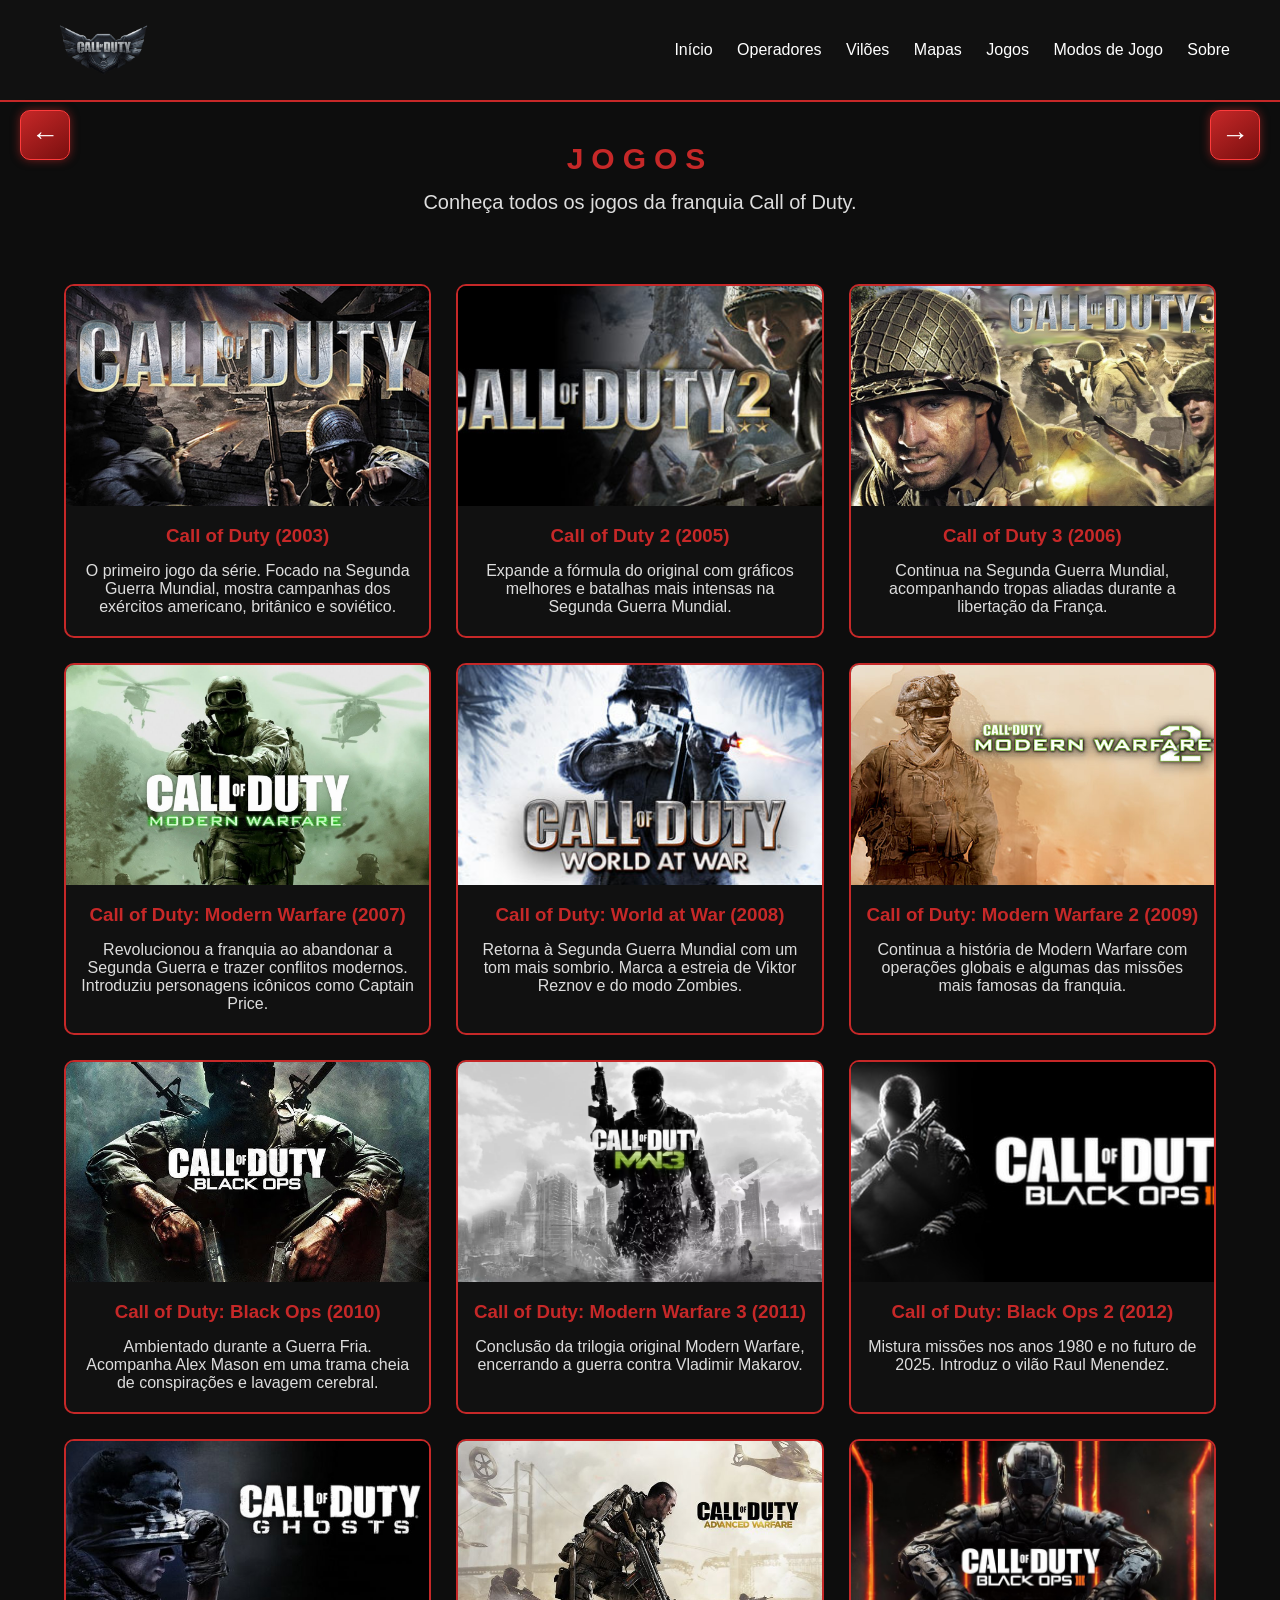
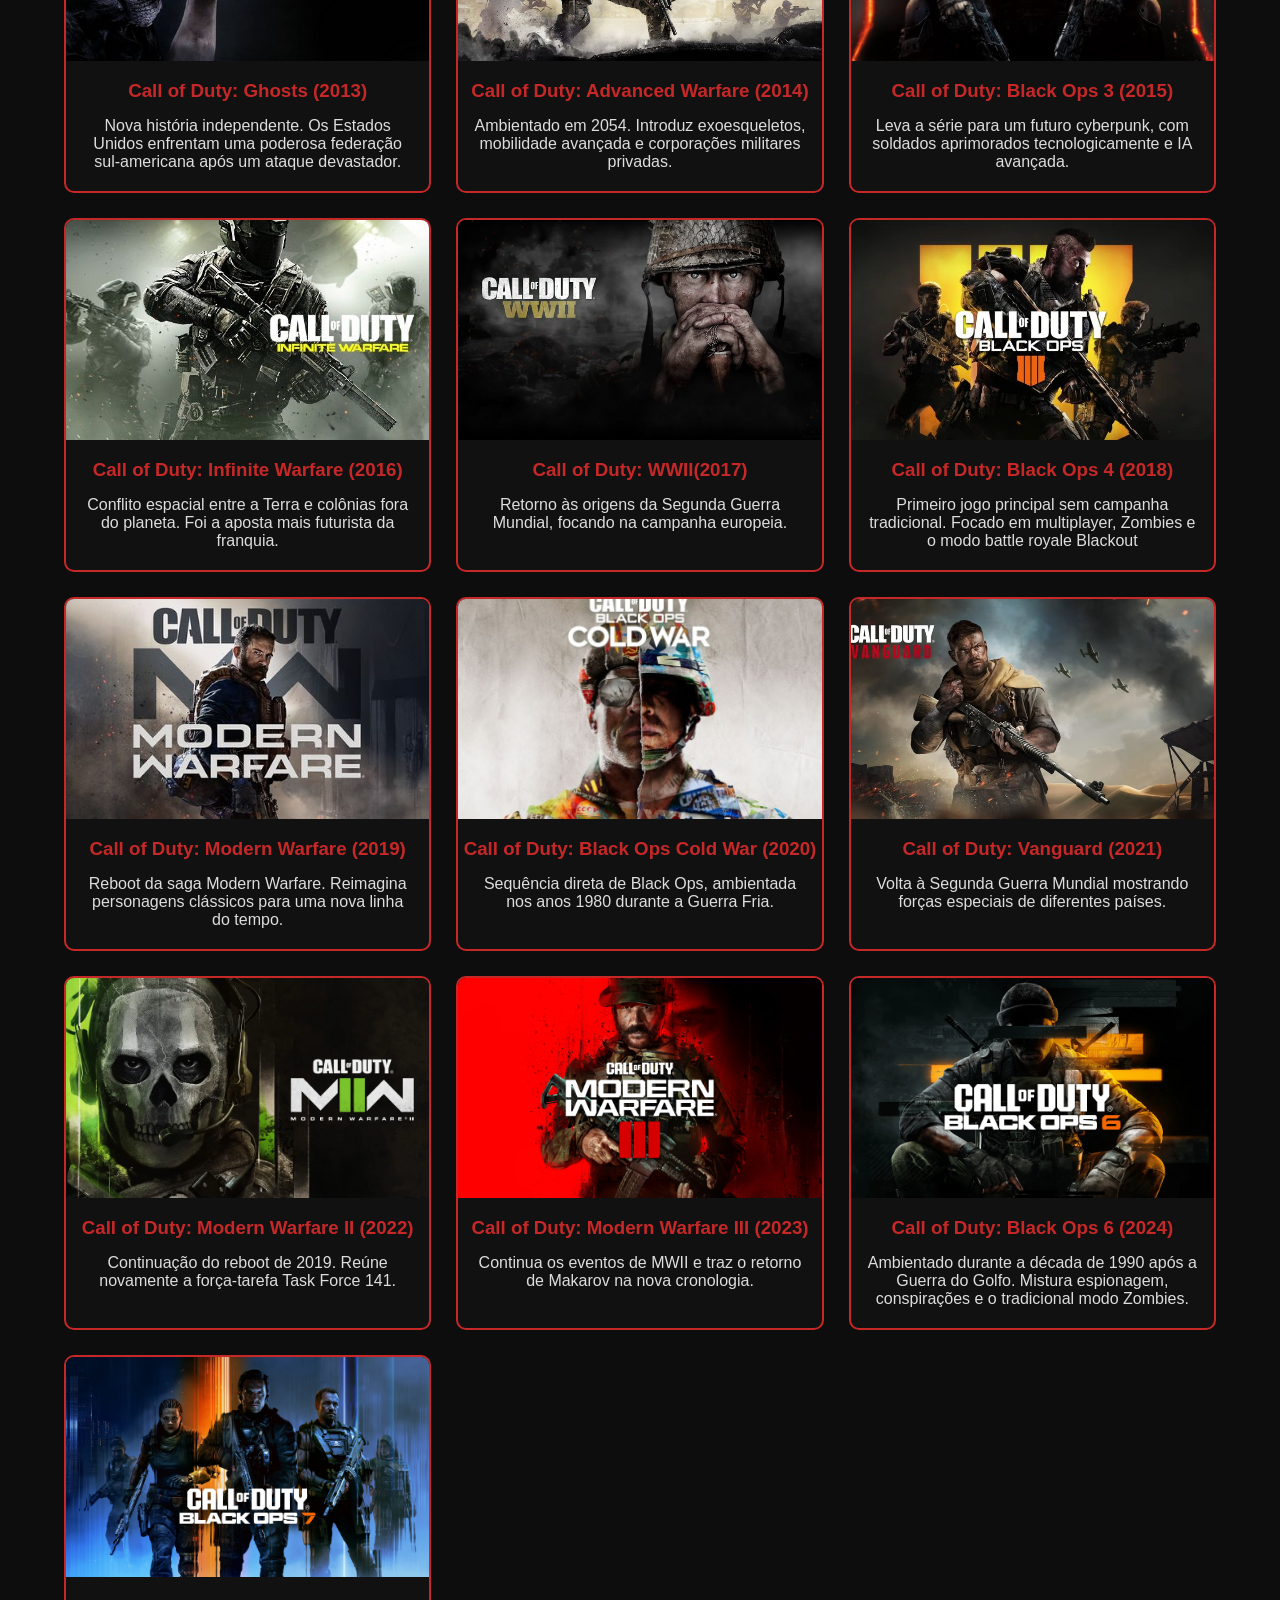
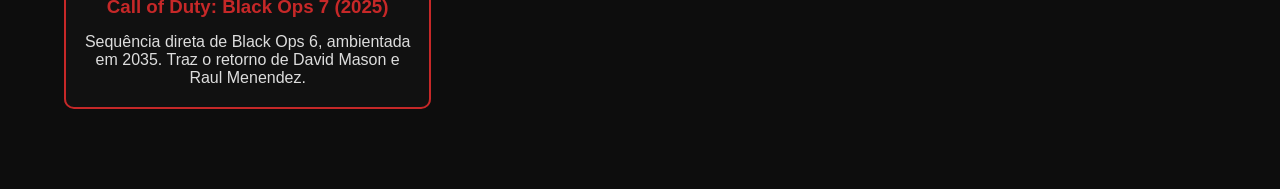
<file: html/jogos.html>
<!DOCTYPE html>
<html lang="pt-br">

<head>
    <meta charset="UTF-8">
    <meta name="viewport" content="width=device-width, initial-scale=1.0">
    <title>Jogos - COD ELITE</title>
    <link rel="stylesheet" href="../style.css">
</head>

<body>

    <header>
        <img src="../logo/logoSITE.png" alt="COD ELITE" class="logo">

        <a href="../html/mapas.html" class="seta esquerda">←</a>
        <a href="../html/modos.html" class="seta direita">→</a>
        <nav>
            <a href="../index.html">Início</a>
            <a href="../html/operadores.html">Operadores</a>
            <a href="../html/viloes.html">Vilões</a>
            <a href="../html/mapas.html">Mapas</a>
            <a href="jogos.html">Jogos</a>
            <a href="../html/modos.html">Modos de Jogo</a>
            <a href="../html/sobre.html">Sobre</a>
        </nav>
    </header>

    <section class="hero-viloes">
        <div class="conteudo-viloes">
            <h2>JOGOS</h2>
            <p>Conheça todos os jogos da franquia Call of Duty.</p>
        </div>
    </section>

    <section class="galeria">

        <div class="card-vilao">
            <img src="../jogos/cod1.jpg" alt="Call of Duty">
            <h3>Call of Duty (2003)</h3>
            <p>O primeiro jogo da série. Focado na Segunda Guerra Mundial, mostra campanhas dos exércitos americano, britânico e soviético.</p>
        </div>

        <div class="card-vilao">
            <img src="../jogos/cod2.jpg" alt="Call of Duty 2">
            <h3>Call of Duty 2 (2005)</h3>
            <p>Expande a fórmula do original com gráficos melhores e batalhas mais intensas na Segunda Guerra Mundial.</p>
        </div>

        <div class="card-vilao">
            <img src="../jogos/cod3.jpg" alt="Call of Duty 3">
            <h3>Call of Duty 3 (2006)</h3>
            <p>Continua na Segunda Guerra Mundial, acompanhando tropas aliadas durante a libertação da França.</p>
        </div>

        <div class="card-vilao">
            <img src="../jogos/codmw1classico.jpg" alt="Call of Duty: Modern Warfare">
            <h3>Call of Duty: Modern Warfare (2007)</h3>
            <p>Revolucionou a franquia ao abandonar a Segunda Guerra e trazer conflitos modernos. Introduziu personagens icônicos como Captain Price.</p>
        </div>

        <div class="card-vilao">
            <img src="../jogos/codww1.jpg" alt="Call of Duty: World at War">
            <h3>Call of Duty: World at War (2008)</h3>
            <p>Retorna à Segunda Guerra Mundial com um tom mais sombrio. Marca a estreia de Viktor Reznov e do modo Zombies.</p>
        </div>

        <div class="card-vilao">
            <img src="../jogos/codmw2classico.jpg" alt="Call of Duty: Modern Warfare 2">
            <h3>Call of Duty: Modern Warfare 2 (2009)</h3>
            <p>Continua a história de Modern Warfare com operações globais e algumas das missões mais famosas da franquia.</p>
        </div>

        <div class="card-vilao">
            <img src="../jogos/codbo1.jpg" alt="Call of Duty: Black Ops">
            <h3>Call of Duty: Black Ops (2010)</h3>
            <p>Ambientado durante a Guerra Fria. Acompanha Alex Mason em uma trama cheia de conspirações e lavagem cerebral.</p>
        </div>

        <div class="card-vilao">
            <img src="../jogos/codmw3classico.webp" alt="Call of Duty: Modern Warfare 3">
            <h3>Call of Duty: Modern Warfare 3 (2011)</h3>
            <p>Conclusão da trilogia original Modern Warfare, encerrando a guerra contra Vladimir Makarov.</p>
        </div>

        <div class="card-vilao">
            <img src="../jogos/codbo2.jpg" alt="Call of Duty: Black Ops 2">
            <h3>Call of Duty: Black Ops 2 (2012)</h3>
            <p>Mistura missões nos anos 1980 e no futuro de 2025. Introduz o vilão Raul Menendez.</p>
        </div>

        <div class="card-vilao">
            <img src="../jogos/codghosts.jpg" alt="Call of Duty: Ghosts">
            <h3>Call of Duty: Ghosts (2013)</h3>
            <p>Nova história independente. Os Estados Unidos enfrentam uma poderosa federação sul-americana após um ataque devastador.</p>
        </div>

         <div class="card-vilao">
            <img src="../jogos/codadvancedwarfare.jpg" alt="Call of Duty: Advanced Warfare">
            <h3>Call of Duty: Advanced Warfare (2014)</h3>
            <p>Ambientado em 2054. Introduz exoesqueletos, mobilidade avançada e corporações militares privadas.</p>
        </div>

         <div class="card-vilao">
            <img src="../jogos/codbo3.jpg" alt="Call of Duty: Black Ops 3">
            <h3>Call of Duty: Black Ops 3 (2015)</h3>
            <p>Leva a série para um futuro cyberpunk, com soldados aprimorados tecnologicamente e IA avançada.</p>
        </div>

         <div class="card-vilao">
            <img src="../jogos/codinfinitewarfare.jpg" alt="Call of Duty: Infinite Warfare">
            <h3>Call of Duty: Infinite Warfare (2016)</h3>
            <p>Conflito espacial entre a Terra e colônias fora do planeta. Foi a aposta mais futurista da franquia.</p>
        </div>

         <div class="card-vilao">
            <img src="../jogos/codww2.jpg" alt="Call of Duty: WWII">
            <h3>Call of Duty: WWII(2017)</h3>
            <p>Retorno às origens da Segunda Guerra Mundial, focando na campanha europeia.</p>
        </div>

         <div class="card-vilao">
            <img src="../jogos/codbo4.jpg" alt="Call of Duty: Black Ops 4">
            <h3>Call of Duty: Black Ops 4 (2018)</h3>
            <p>Primeiro jogo principal sem campanha tradicional. Focado em multiplayer, Zombies e o modo battle royale Blackout</p>
        </div>

        <div class="card-vilao">
            <img src="../jogos/codmw19.jpg" alt="Call of Duty: Modern Warfare">
            <h3>Call of Duty: Modern Warfare (2019)</h3>
            <p>Reboot da saga Modern Warfare. Reimagina personagens clássicos para uma nova linha do tempo.</p>
        </div>

        <div class="card-vilao">
            <img src="../jogos/codbocoldwar.jpg" alt="Call of Duty: Black Ops Cold War">
            <h3>Call of Duty: Black Ops Cold War (2020)</h3>
            <p>Sequência direta de Black Ops, ambientada nos anos 1980 durante a Guerra Fria.</p>
        </div>

        <div class="card-vilao">
            <img src="../jogos/codvanguard.jpg" alt="Call of Duty: Vanguard">
            <h3>Call of Duty: Vanguard (2021)</h3>
            <p>Volta à Segunda Guerra Mundial mostrando forças especiais de diferentes países.</p>
        </div>

        <div class="card-vilao">
            <img src="../jogos/cowmw222.webp" alt="Call of Duty: Modern Warfare 2">
            <h3>Call of Duty: Modern Warfare II (2022)</h3>
            <p>Continuação do reboot de 2019. Reúne novamente a força-tarefa Task Force 141.</p>
        </div>

        <div class="card-vilao">
            <img src="../jogos/codMW3RE.jpg" alt="Call of Duty: Modern Warfare 3">
            <h3>Call of Duty: Modern Warfare III (2023)</h3>
            <p>Continua os eventos de MWII e traz o retorno de Makarov na nova cronologia.</p>
        </div>

         <div class="card-vilao">
            <img src="../jogos/codbo6.webp" alt="Call of Duty: Black Ops 6">
            <h3>Call of Duty: Black Ops 6 (2024)</h3>
            <p>Ambientado durante a década de 1990 após a Guerra do Golfo. Mistura espionagem, conspirações e o tradicional modo Zombies.</p>
        </div>

         <div class="card-vilao">
            <img src="../jogos/codbo7.jpg" alt="Call of Duty: Black Ops 7">
            <h3>Call of Duty: Black Ops 7 (2025)</h3>
            <p>Sequência direta de Black Ops 6, ambientada em 2035. Traz o retorno de David Mason e Raul Menendez.</p>
        </div>

    </section>

    <script src="../script.js"></script>

</body>

</html>
</file>
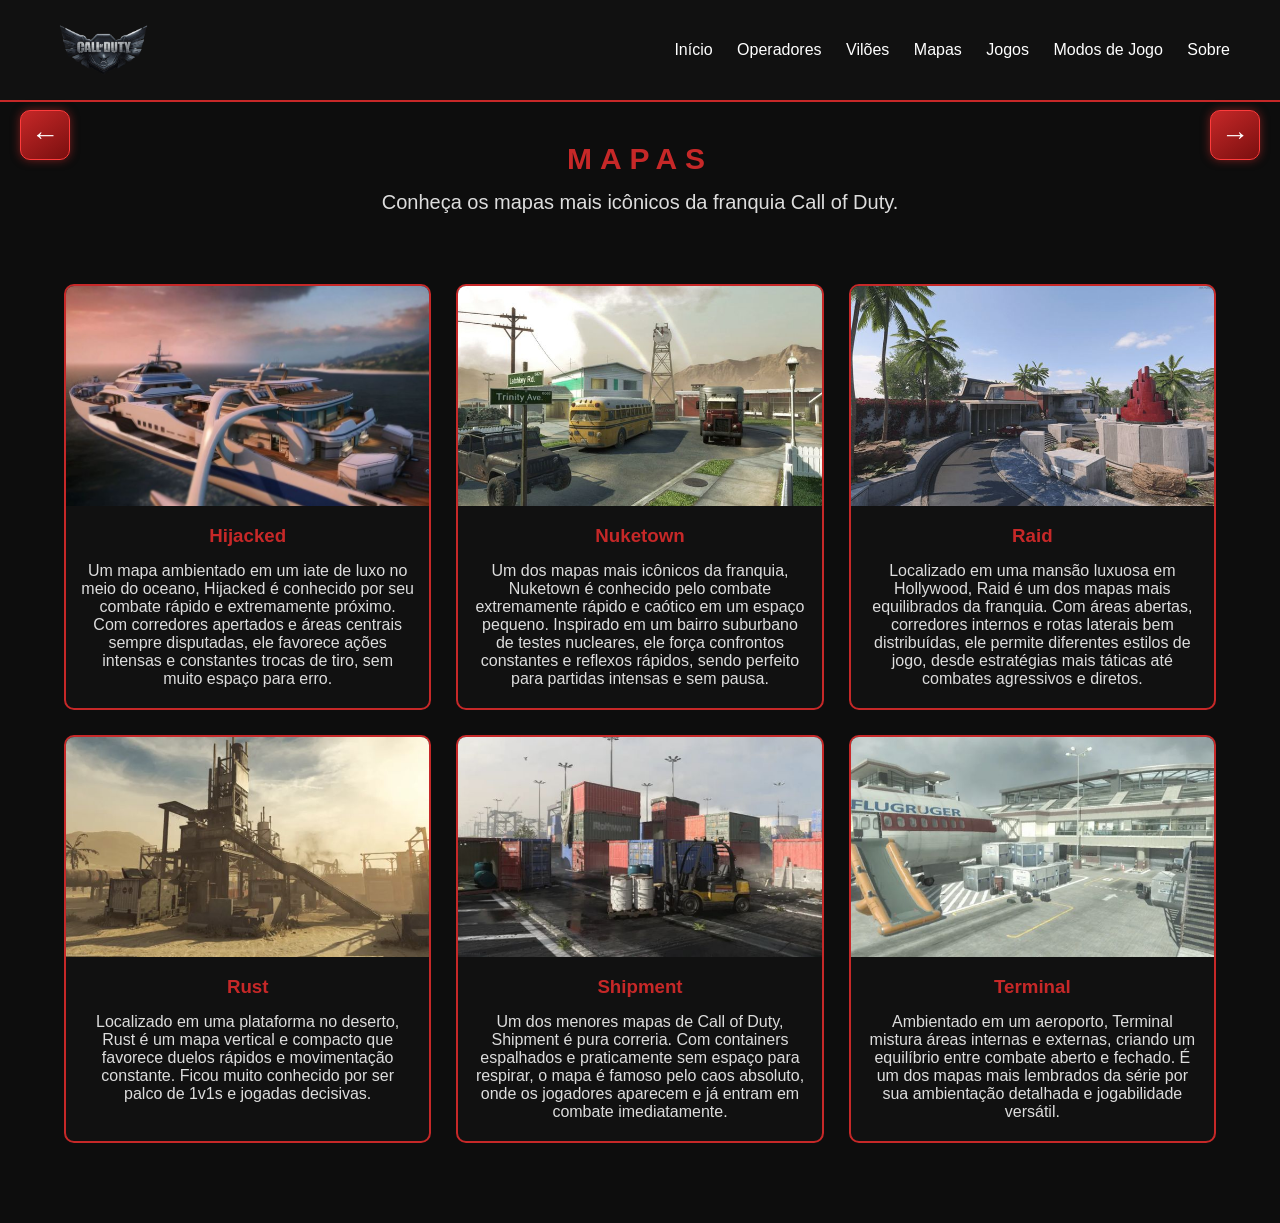
<file: html/mapas.html>
<!DOCTYPE html>
<html lang="pt-br">

<head>
    <meta charset="UTF-8">
    <meta name="viewport" content="width=device-width, initial-scale=1.0">
    <title>Mapas - COD ELITE</title>
    <link rel="stylesheet" href="../style.css">
</head>

<body>

    <header>
       <img src="../logo/logoSITE.png" alt="COD ELITE" class="logo">

        <a href="../html/viloes.html" class="seta esquerda">←</a>
        <a href="../html/jogos.html" class="seta direita">→</a>
        
        <nav>
            <a href="../index.html">Início</a>
            <a href="../html/operadores.html">Operadores</a>
            <a href="../html/viloes.html">Vilões</a>
            <a href="mapas.html">Mapas</a>
            <a href="../html/jogos.html">Jogos</a>
            <a href="../html/modos.html">Modos de Jogo</a>
            <a href="../html/sobre.html">Sobre</a>
        </nav>
    </header>

    <section class="hero-viloes">
        <div class="conteudo-viloes">
            <h2>MAPAS</h2>
            <p>Conheça os mapas mais icônicos da franquia Call of Duty.</p>
        </div>
    </section>

    <section class="galeria">

        <div class="card-vilao">
            <img src="../mapas/hijacked.jpg" alt="Hijacked">
            <h3>Hijacked</h3>
            <p>Um mapa ambientado em um iate de luxo no meio do oceano, Hijacked é conhecido por seu combate rápido e extremamente próximo. Com corredores apertados e áreas centrais sempre disputadas, ele favorece ações intensas e constantes trocas de tiro, sem muito espaço para erro.</p>
        </div>

        <div class="card-vilao">
            <img src="../mapas/nuketown.jpg" alt="Nuketown">
            <h3>Nuketown</h3>
            <p>Um dos mapas mais icônicos da franquia, Nuketown é conhecido pelo combate extremamente rápido e caótico em um espaço pequeno. Inspirado em um bairro suburbano de testes nucleares, ele força confrontos constantes e reflexos rápidos, sendo perfeito para partidas intensas e sem pausa.</p>
        </div>

        <div class="card-vilao">
            <img src="../mapas/raid.jpg" alt="Raid">
            <h3>Raid</h3>
            <p>Localizado em uma mansão luxuosa em Hollywood, Raid é um dos mapas mais equilibrados da franquia. Com áreas abertas, corredores internos e rotas laterais bem distribuídas, ele permite diferentes estilos de jogo, desde estratégias mais táticas até combates agressivos e diretos.</p>
        </div>

        <div class="card-vilao">
            <img src="../mapas/rust.jpg" alt="Rust">
            <h3>Rust</h3>
            <p>Localizado em uma plataforma no deserto, Rust é um mapa vertical e compacto que favorece duelos rápidos e movimentação constante. Ficou muito conhecido por ser palco de 1v1s e jogadas decisivas.</p>
        </div>

        <div class="card-vilao">
            <img src="../mapas/shipment.jpg" alt="Shipment">
            <h3>Shipment</h3>
            <p>Um dos menores mapas de Call of Duty, Shipment é pura correria. Com containers espalhados e praticamente sem espaço para respirar, o mapa é famoso pelo caos absoluto, onde os jogadores aparecem e já entram em combate imediatamente.</p>
        </div>

        <div class="card-vilao">
            <img src="../mapas/terminal.jpg" alt="Terminal">
            <h3>Terminal</h3>
            <p>Ambientado em um aeroporto, Terminal mistura áreas internas e externas, criando um equilíbrio entre combate aberto e fechado. É um dos mapas mais lembrados da série por sua ambientação detalhada e jogabilidade versátil.</p>
        </div>

    </section>

    <script src="../script.js"></script>

</body>

</html>
</file>
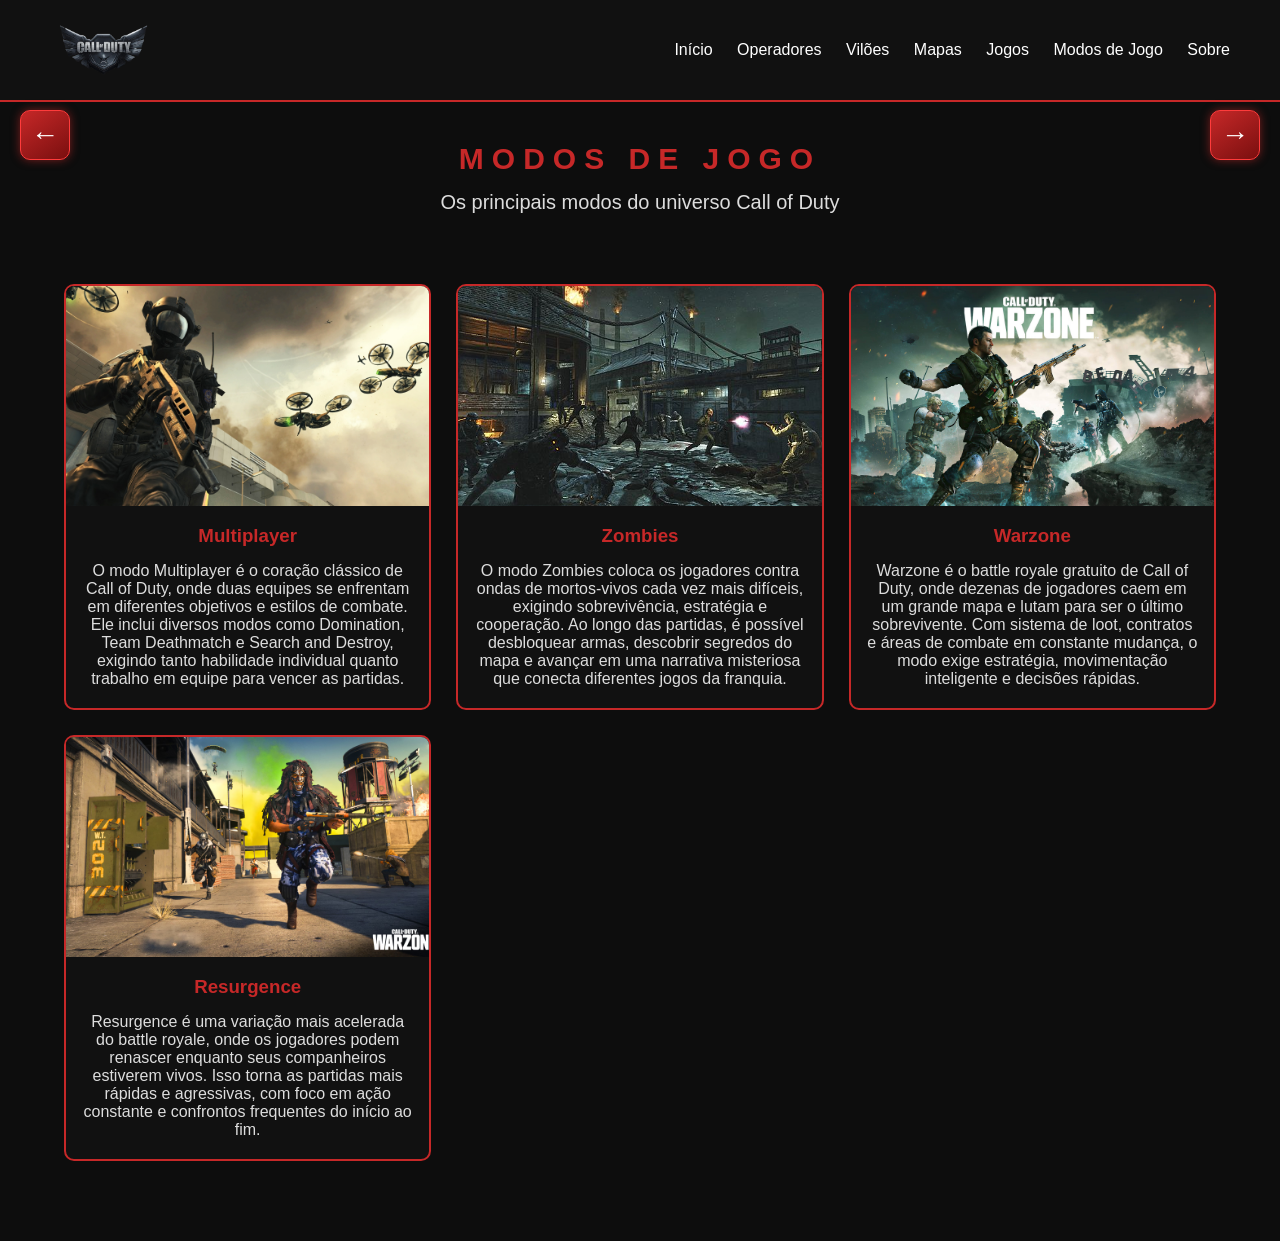
<file: html/modos.html>
<!DOCTYPE html>
<html lang="pt-br">

<head>
    <meta charset="UTF-8">
    <meta name="viewport" content="width=device-width, initial-scale=1.0">
    <title>Modos de Jogo - COD ELITE</title>

    <link rel="stylesheet" href="../style.css">
</head>

<body>

    <header>
        <img src="../logo/logoSITE.png" alt="Logo COD ELITE" class="logo">

        <a href="../html/jogos.html" class="seta esquerda">←</a>
        <a href="../html/sobre.html" class="seta direita">→</a>

        <nav>
            <a href="../index.html">Início</a>
            <a href="../html/operadores.html">Operadores</a>
            <a href="../html/viloes.html">Vilões</a>
            <a href="../html/mapas.html">Mapas</a>
            <a href="../html/jogos.html">Jogos</a>
            <a href="modos.html">Modos de Jogo</a>
            <a href="../html/sobre.html">Sobre</a>
        </nav>
    </header>

    <section class="hero-viloes">
        <div class="conteudo-viloes">
            <h2>MODOS DE JOGO</h2>
            <p>Os principais modos do universo Call of Duty</p>
        </div>
    </section>

    <section class="galeria">

        <div class="card-vilao">
            <img src="../modos/multiplayerSITE.jpg" alt="Multiplayer">
            <h3>Multiplayer</h3>
            <p>O modo Multiplayer é o coração clássico de Call of Duty, onde duas equipes se enfrentam em diferentes objetivos e estilos de combate. Ele inclui diversos modos como Domination, Team Deathmatch e Search and Destroy, exigindo tanto habilidade individual quanto trabalho em equipe para vencer as partidas.</p>
        </div>

        <div class="card-vilao">
            <img src="../modos/zombiesSITE.jpg" alt="Zombies">
            <h3>Zombies</h3>
            <p>O modo Zombies coloca os jogadores contra ondas de mortos-vivos cada vez mais difíceis, exigindo sobrevivência, estratégia e cooperação. Ao longo das partidas, é possível desbloquear armas, descobrir segredos do mapa e avançar em uma narrativa misteriosa que conecta diferentes jogos da franquia.</p>
        </div>

        <div class="card-vilao">
            <img src="../modos/warzoneSITE.jpg" alt="Warzone">
            <h3>Warzone</h3>
            <p>Warzone é o battle royale gratuito de Call of Duty, onde dezenas de jogadores caem em um grande mapa e lutam para ser o último sobrevivente. Com sistema de loot, contratos e áreas de combate em constante mudança, o modo exige estratégia, movimentação inteligente e decisões rápidas.</p>
        </div>

        <div class="card-vilao">
            <img src="../modos/ressurgenciaSITE.avif" alt="Ressurgência">
            <h3>Resurgence</h3>
            <p>Resurgence é uma variação mais acelerada do battle royale, onde os jogadores podem renascer enquanto seus companheiros estiverem vivos. Isso torna as partidas mais rápidas e agressivas, com foco em ação constante e confrontos frequentes do início ao fim.</p>
        </div>

    </section>

    <script src="../script.js"></script>

</body>

</html>
</file>
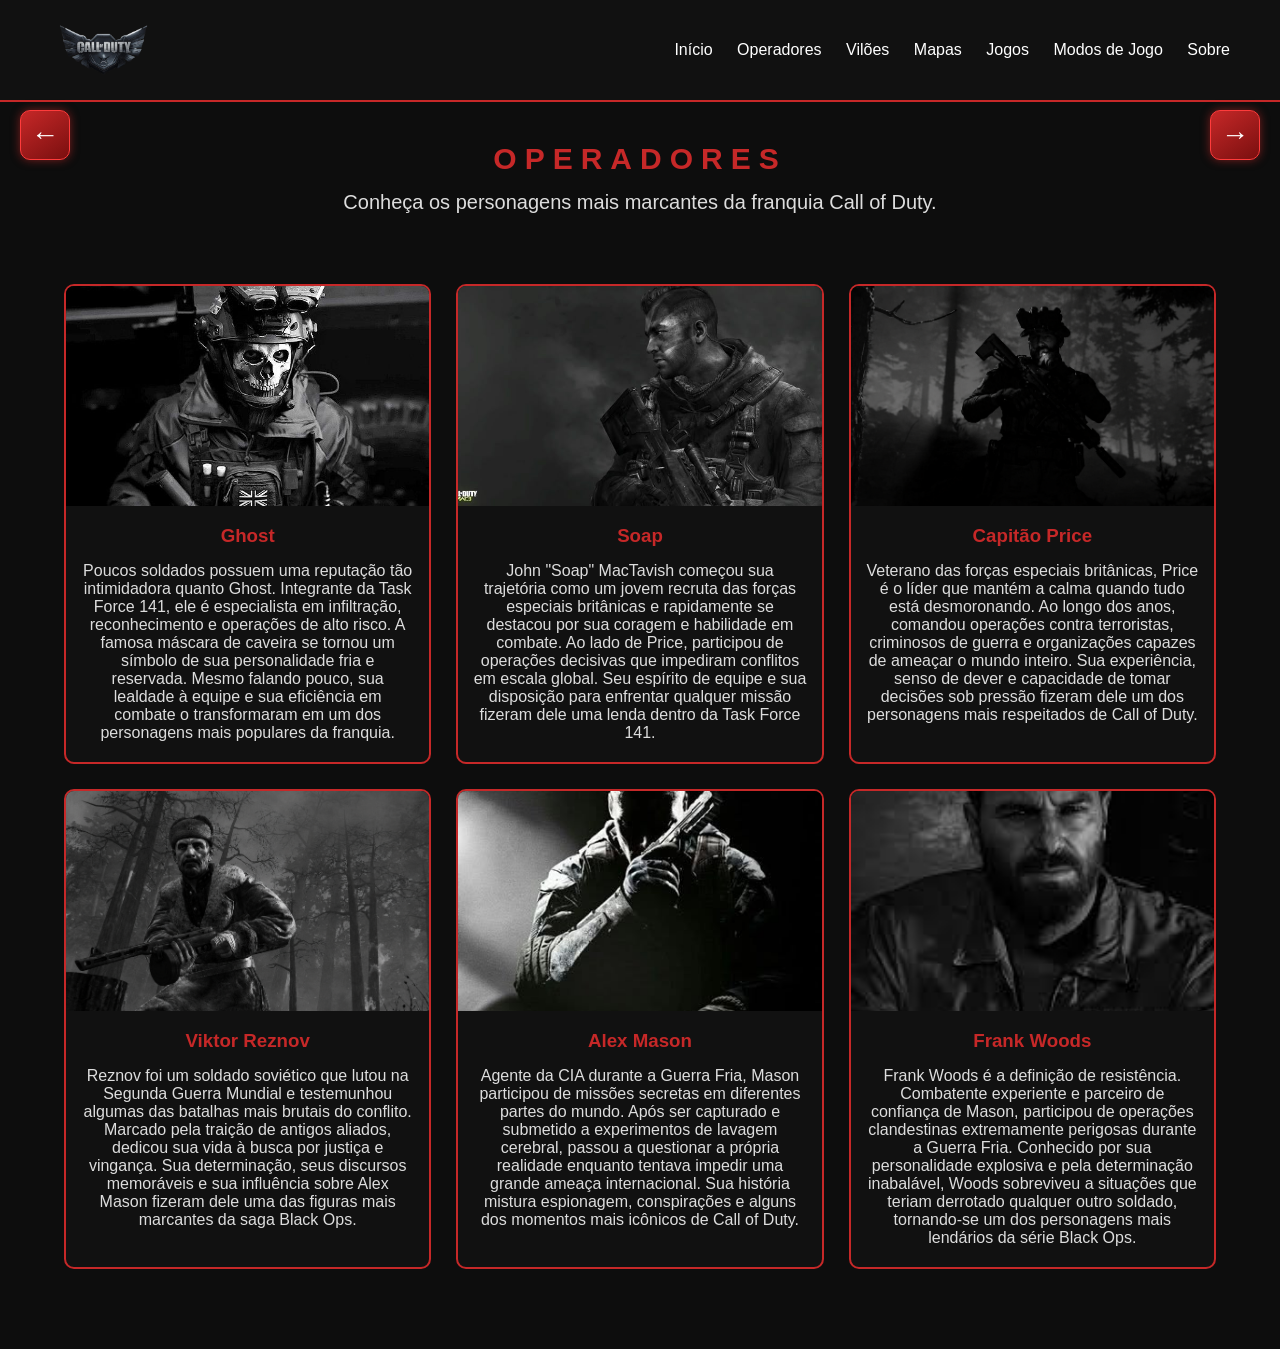
<file: html/operadores.html>
<!DOCTYPE html>
<html lang="pt-br">

<head>
    <meta charset="UTF-8">
    <meta name="viewport" content="width=device-width, initial-scale=1.0">
    <title>Operadores - COD ELITE</title>
    <link rel="stylesheet" href="../style.css">
</head>

<body>

    <header>
       <img src="../logo/logoSITE.png" alt="COD ELITE" class="logo">

        <a href="../index.html" class="seta esquerda">←</a>
        <a href="../html/viloes.html" class="seta direita">→</a>
        <nav>
            <a href="../index.html">Início</a>
            <a href="operadores.html">Operadores</a>
            <a href="../html/viloes.html">Vilões</a>
            <a href="../html/mapas.html">Mapas</a>
            <a href="../html/jogos.html">Jogos</a>
            <a href="../html/modos.html">Modos de Jogo</a>
            <a href="../html/sobre.html">Sobre</a>
        </nav>
    </header>

    <section class="hero-operadores">
        <div class="conteudo-operadores">
            <h2>OPERADORES</h2>
            <p>Conheça os personagens mais marcantes da franquia Call of Duty.</p>
        </div>
    </section>

    <section class="galeria">

        <div class="card-operador">
            <img src="../img/ghostSITE.jpg" alt="Ghost">
            <h3>Ghost</h3>
            <p>Poucos soldados possuem uma reputação tão intimidadora quanto Ghost. Integrante da Task Force 141, ele é especialista em infiltração, reconhecimento e operações de alto risco. A famosa máscara de caveira se tornou um símbolo de sua personalidade fria e reservada. Mesmo falando pouco, sua lealdade à equipe e sua eficiência em combate o transformaram em um dos personagens mais populares da franquia.</p>
        </div>

        <div class="card-operador">
            <img src="../img/soapSITE.jpg" alt="Soap">
            <h3>Soap</h3>
            <p>John "Soap" MacTavish começou sua trajetória como um jovem recruta das forças especiais britânicas e rapidamente se destacou por sua coragem e habilidade em combate. Ao lado de Price, participou de operações decisivas que impediram conflitos em escala global. Seu espírito de equipe e sua disposição para enfrentar qualquer missão fizeram dele uma lenda dentro da Task Force 141.</p>
        </div>

        <div class="card-operador">
            <img src="../img/priceSITE.png" alt="Price">
            <h3>Capitão Price</h3>
            <p>Veterano das forças especiais britânicas, Price é o líder que mantém a calma quando tudo está desmoronando. Ao longo dos anos, comandou operações contra terroristas, criminosos de guerra e organizações capazes de ameaçar o mundo inteiro. Sua experiência, senso de dever e capacidade de tomar decisões sob pressão fizeram dele um dos personagens mais respeitados de Call of Duty.</p>
        </div>

        <div class="card-operador">
            <img src="../img/reznovSITE.png" alt="Reznov">
            <h3>Viktor Reznov</h3>
            <p>Reznov foi um soldado soviético que lutou na Segunda Guerra Mundial e testemunhou algumas das batalhas mais brutais do conflito. Marcado pela traição de antigos aliados, dedicou sua vida à busca por justiça e vingança. Sua determinação, seus discursos memoráveis e sua influência sobre Alex Mason fizeram dele uma das figuras mais marcantes da saga Black Ops.</p>
        </div>

        <div class="card-operador">
            <img src="../img/alexMason.jpg" alt="Alex">
            <h3>Alex Mason</h3>
            <p>Agente da CIA durante a Guerra Fria, Mason participou de missões secretas em diferentes partes do mundo. Após ser capturado e submetido a experimentos de lavagem cerebral, passou a questionar a própria realidade enquanto tentava impedir uma grande ameaça internacional. Sua história mistura espionagem, conspirações e alguns dos momentos mais icônicos de Call of Duty.</p>
        </div>

        <div class="card-operador">
            <img src="../img/woodsSITE.jpg" alt="Frank Woods">
            <h3>Frank Woods</h3>
            <p>Frank Woods é a definição de resistência. Combatente experiente e parceiro de confiança de Mason, participou de operações clandestinas extremamente perigosas durante a Guerra Fria. Conhecido por sua personalidade explosiva e pela determinação inabalável, Woods sobreviveu a situações que teriam derrotado qualquer outro soldado, tornando-se um dos personagens mais lendários da série Black Ops.</p>
        </div>

    </section>

    <script src="../script.js"></script>

</body>

</html>
</file>
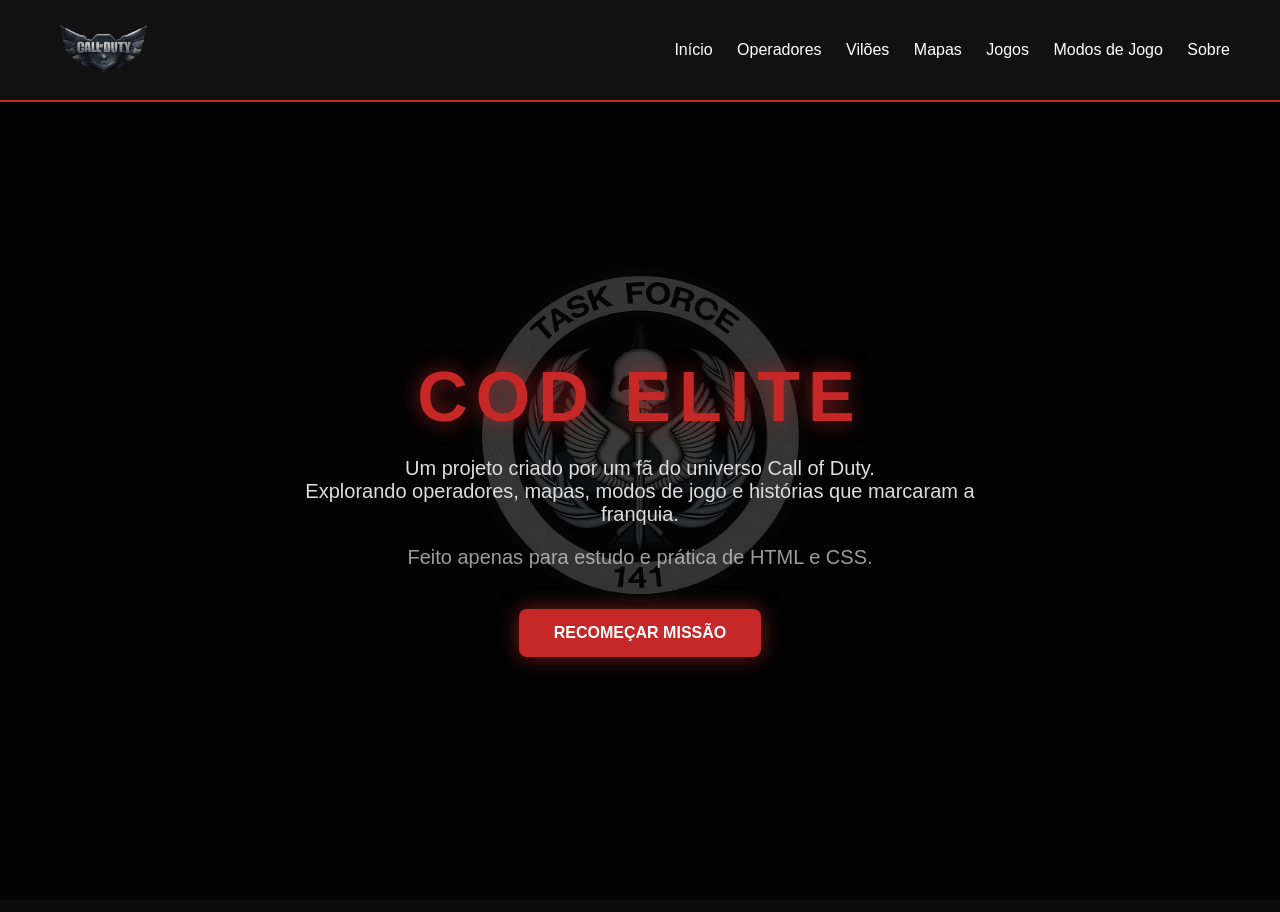
<file: html/sobre.html>
<!DOCTYPE html>
<html lang="pt-br">

<head>
    <meta charset="UTF-8">
    <meta name="viewport" content="width=device-width, initial-scale=1.0">
    <title>Sobre - COD ELITE</title>

    <link rel="stylesheet" href="../style.css">
</head>

<body class="final">

    <header>
        <img src="../logo/logoSITE.png" alt="Logo COD ELITE" class="logo">

        <nav>
            <a href="../index.html">Início</a>
            <a href="../html/operadores.html">Operadores</a>
            <a href="../html/viloes.html">Vilões</a>
            <a href="../html/mapas.html">Mapas</a>
            <a href="../html/jogos.html">Jogos</a>
            <a href="../html/modos.html">Modos de Jogo</a>
            <a href="../html/sobre.html">Sobre</a>
        </nav>
    </header>

    <section class="final-screen">

        <h1>COD ELITE</h1>

        <p>
            Um projeto criado por um fã do universo Call of Duty.<br>
            Explorando operadores, mapas, modos de jogo e histórias que marcaram a franquia.
        </p>

        <p class="creditos">
            Feito apenas para estudo e prática de HTML e CSS.
        </p>

        <a href="../index.html" class="btn-final">RECOMEÇAR MISSÃO</a>

    </section>

    <script src="../script.js"></script>

</body>

</html>
</file>
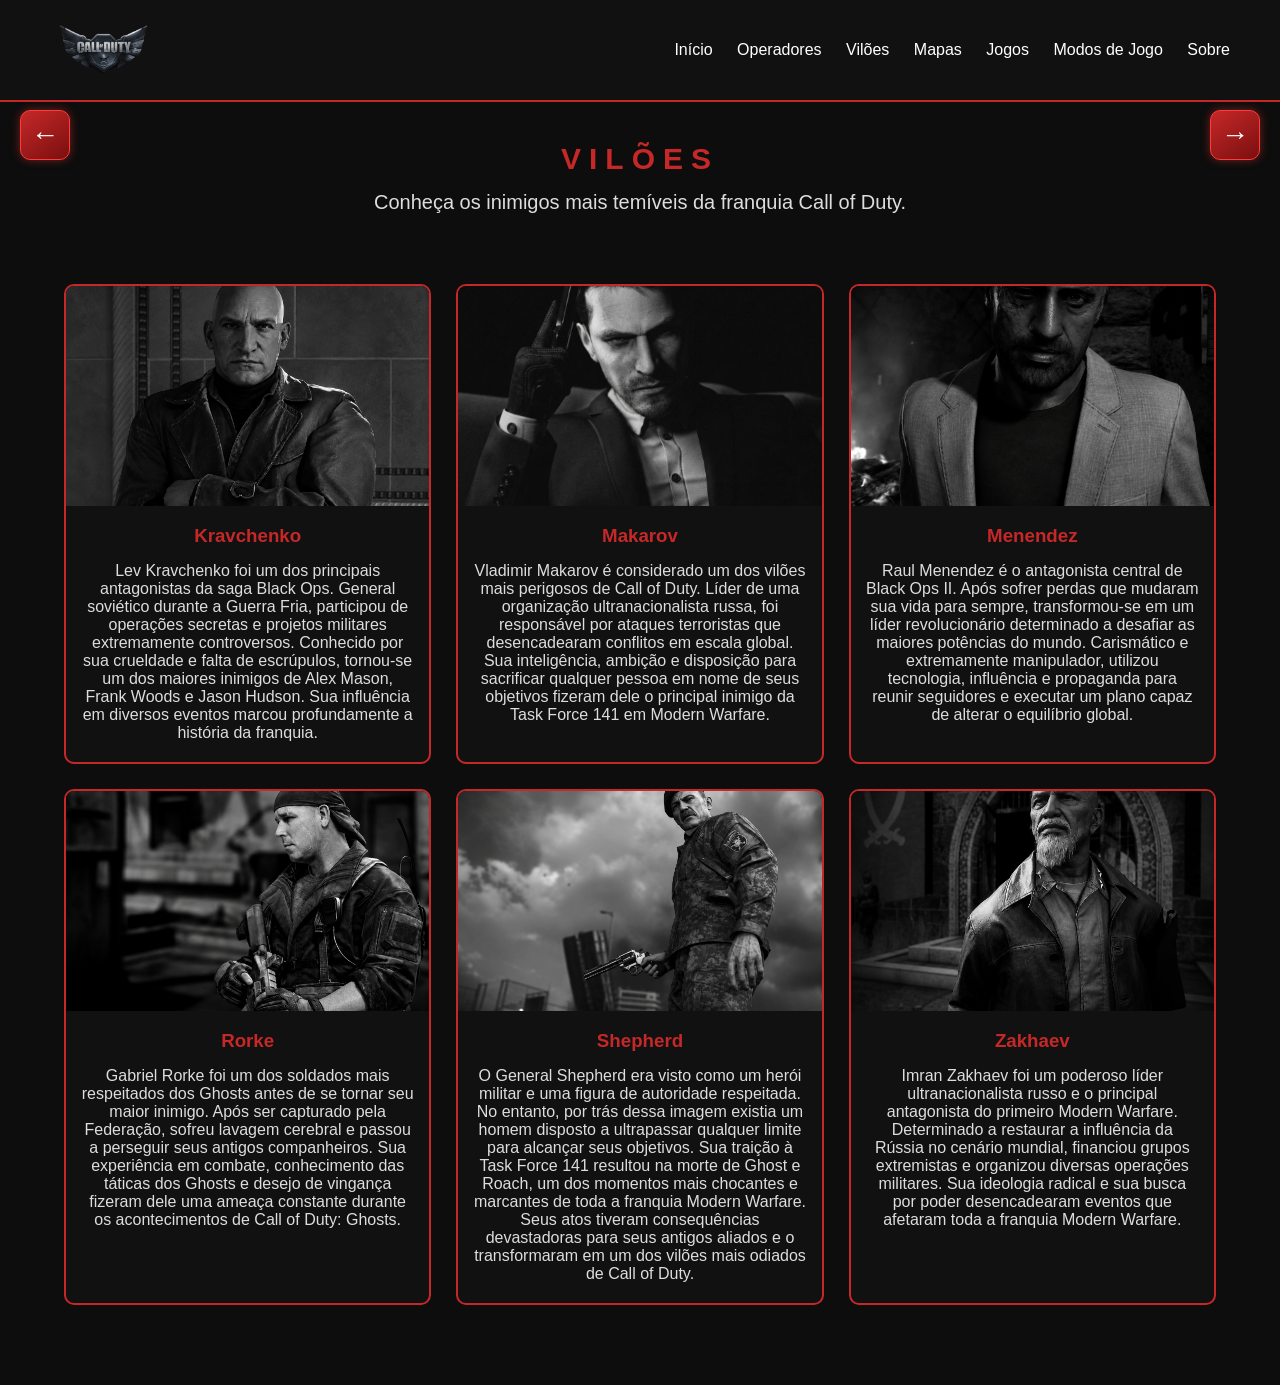
<file: html/viloes.html>
<!DOCTYPE html>
<html lang="pt-br">

<head>
    <meta charset="UTF-8">
    <meta name="viewport" content="width=device-width, initial-scale=1.0">
    <title>Vilões - COD ELITE</title>
    <link rel="stylesheet" href="../style.css">
</head>

<body>

    <header>
        <img src="../logo/logoSITE.png" alt="COD ELITE" class="logo">

        <a href="../html/operadores.html" class="seta esquerda">←</a>
        <a href="../html/mapas.html" class="seta direita">→</a>
        <nav>
            <a href="../index.html">Início</a>
            <a href="../html/operadores.html">Operadores</a>
            <a href="viloes.html">Vilões</a>
            <a href="../html/mapas.html">Mapas</a>
            <a href="../html/jogos.html">Jogos</a>
            <a href="../html/modos.html">Modos de Jogo</a>
            <a href="../html/sobre.html">Sobre</a>
        </nav>
    </header>

    <section class="hero-viloes">
        <div class="conteudo-viloes">
            <h2>VILÕES</h2>
            <p>Conheça os inimigos mais temíveis da franquia Call of Duty.</p>
        </div>
    </section>

    <section class="galeria">

        <div class="card-vilao">
            <img src="../viloes/kravchenkoSITE.png" alt="Kravchenko">
            <h3>Kravchenko</h3>
            <p>Lev Kravchenko foi um dos principais antagonistas da saga Black Ops. General soviético durante a Guerra Fria, participou de operações secretas e projetos militares extremamente controversos. Conhecido por sua crueldade e falta de escrúpulos, tornou-se um dos maiores inimigos de Alex Mason, Frank Woods e Jason Hudson. Sua influência em diversos eventos marcou profundamente a história da franquia.</p>
        </div>

        <div class="card-vilao">
            <img src="../viloes/makarovSITE.png" alt="Makarov">
            <h3>Makarov</h3>
            <p>Vladimir Makarov é considerado um dos vilões mais perigosos de Call of Duty. Líder de uma organização ultranacionalista russa, foi responsável por ataques terroristas que desencadearam conflitos em escala global. Sua inteligência, ambição e disposição para sacrificar qualquer pessoa em nome de seus objetivos fizeram dele o principal inimigo da Task Force 141 em Modern Warfare.</p>
        </div>

        <div class="card-vilao">
            <img src="../viloes/menendezSITE.png" alt="Menendez">
            <h3>Menendez</h3>
            <p>Raul Menendez é o antagonista central de Black Ops II. Após sofrer perdas que mudaram sua vida para sempre, transformou-se em um líder revolucionário determinado a desafiar as maiores potências do mundo. Carismático e extremamente manipulador, utilizou tecnologia, influência e propaganda para reunir seguidores e executar um plano capaz de alterar o equilíbrio global.</p>
        </div>

        <div class="card-vilao">
            <img src="../viloes/rorkeSITE.png" alt="Rorke">
            <h3>Rorke</h3>
            <p>Gabriel Rorke foi um dos soldados mais respeitados dos Ghosts antes de se tornar seu maior inimigo. Após ser capturado pela Federação, sofreu lavagem cerebral e passou a perseguir seus antigos companheiros. Sua experiência em combate, conhecimento das táticas dos Ghosts e desejo de vingança fizeram dele uma ameaça constante durante os acontecimentos de Call of Duty: Ghosts.</p>
        </div>

        <div class="card-vilao">
            <img src="../viloes/shepherdSITE.png" alt="Shepherd">
            <h3>Shepherd</h3>
            <p>O General Shepherd era visto como um herói militar e uma figura de autoridade respeitada. No entanto, por trás dessa imagem existia um homem disposto a ultrapassar qualquer limite para alcançar seus objetivos. Sua traição à Task Force 141 resultou na morte de Ghost e Roach, um dos momentos mais chocantes e marcantes de toda a franquia Modern Warfare. Seus atos tiveram consequências devastadoras para seus antigos aliados e o transformaram em um dos vilões mais odiados de Call of Duty.</p>
        </div>

        <div class="card-vilao">
            <img src="../viloes/zakhaevSITE.png" alt="Zakhaev">
            <h3>Zakhaev</h3>
            <p>Imran Zakhaev foi um poderoso líder ultranacionalista russo e o principal antagonista do primeiro Modern Warfare. Determinado a restaurar a influência da Rússia no cenário mundial, financiou grupos extremistas e organizou diversas operações militares. Sua ideologia radical e sua busca por poder desencadearam eventos que afetaram toda a franquia Modern Warfare.</p>
        </div>

    </section>

    <script src="../script.js"></script>

</body>

</html>
</file>
<file: style.css>
html{
     scroll-behavior: smooth !important;
}

*{
    margin: 0;
    padding: 0;
    box-sizing: border-box;
    font-family: Arial, sans-serif;
}

body{
    background-color: #0d0d0d;
    color: #ffffff;
   
}

.logo{
    height: 60px;
    width: auto;
}

header{
    display: flex;
    justify-content: space-between;
    align-items: center;
    padding: 20px 50px;
    background-color: #111111;
    border-bottom: 2px solid #c62828;
    position: relative;
}

header h1{
    color: #c62828;
}

nav a{
    color: #ffffff;
    text-decoration: none;
    margin-left: 20px;
    transition: 0.3s;
}

nav a:hover{
    color: #c62828;
}

.Heroi{
    position: relative;
    height: 85vh;
    overflow: hidden;
    display: flex;
    justify-content: center;
    align-items: center;
}

.video-fundo{
    position: absolute;
    top: 0;
    left: 0;
    width: 100%;
    height: 100%;
    object-fit: cover;
    z-index: -2;
}

.Heroi::before{
    content: "";
    position: absolute;
    inset: 0;
    background: rgba(0,0,0,0.55);
    z-index: -1;
}

.Sobreposicao{
    padding: 40px;
    border-radius: 10px;
    text-align: center;
    display: flex;
    flex-direction: column;
    align-items: center;
    position: absolute;
    left: 50%;
    top: 70%;
    transform: translate(-50%, -50%);
}

.Sobreposicao h2{
    font-size: 40px;
    margin-bottom: 20px;
    letter-spacing: 4px;
    text-transform: uppercase;
    text-shadow: 2px 2px 8px black;
}

.Sobreposicao p{
    margin-bottom: 20px;
    font-size: 20px;
    text-shadow: 1px 1px 6px black;
}

button{
    padding: 15px 40px;
    background-color: #c62828;
    color: white;
    border: none;
    border-radius: 8px;
    cursor: pointer;
    font-size: 18px;
    font-weight: bold;
    transition: 0.3s;
    margin-top: 15px;
    box-shadow: 0 0 20px rgba(198, 40, 40, 0.7);
}

button:hover{
    transform: scale(1.1);
}

.destaques{
    padding: 40px 20px 80px;
    text-align: center;
}

.destaques h2{
    font-size: 60px;
    margin-bottom: 50px;
    color: #c62828;
}

.cards{
    display: flex;
    flex-wrap: wrap;
    justify-content: center;
    gap: 20px;
    max-width: 1000px;
    margin: 70px auto 0;
}

.card{
    background-color: #111;
    width: 320px;
    height: 180px;
    padding: 25px;
    border-radius: 10px;
    border: 1px solid #c62828;
    transition: 0.3s;
}

.card:hover{
    transform: translateY(-10px);
}

.card h3{
    color: #c62828;
}

.hero-operadores{
    text-align: center;
    padding: 40px 20px;
}

.conteudo-operadores{
    max-width: 900px;
    margin: 0 auto;
}

.conteudo-operadores h2{
    font-size: 30px;
    color: #c62828;
    letter-spacing: 8px;
    margin-bottom: 15px;
}

.conteudo-operadores p{
    font-size: 20px;
    color: #ddd;
}

.galeria{
    width: 90%;
    max-width: 1300px;
    margin: 30px auto 80px;
    display: grid;
    grid-template-columns: repeat(3, 1fr);
    gap: 25px;
}

.card-operador{
    background-color: #111;
    border: 2px solid #c62828;
    border-radius: 10px;
    overflow: hidden;
    text-align: center;
    transition: 0.3s;
}

.card-operador:hover{
    transform: translateY(-10px);
    box-shadow: 0 0 15px rgba(198, 40, 40, 0.5);
}

.card-operador img{
    width: 100%;
    height: 220px;
    object-fit: cover;
}

.card-operador h3{
    color: #c62828;
    margin: 15px 0;
}

.card-operador p{
    color: #ddd;
    padding: 0 15px 20px;
}

@media (max-width: 900px){
    .galeria{
        grid-template-columns: repeat(2, 1fr);
    }
}

@media (max-width: 600px){
    .galeria{
        grid-template-columns: 1fr;
    }

    .conteudo-operadores h2{
        font-size: 50px;
    }

    .conteudo-operadores p{
        font-size: 18px;
    }
}

.hero-viloes{
    text-align: center;
    padding: 40px 20px;
}

.conteudo-viloes{
    max-width: 900px;
    margin: 0 auto;
}

.conteudo-viloes h2{
    font-size: 30px;
    color: #c62828;
    letter-spacing: 8px;
    margin-bottom: 15px;
}

.conteudo-viloes p{
    font-size: 20px;
    color: #ddd;
}

.card-vilao{
    background-color: #111;
    border: 2px solid #c62828;
    border-radius: 10px;
    overflow: hidden;
    text-align: center;
    transition: 0.3s;
}

.card-vilao:hover{
    transform: translateY(-10px);
    box-shadow: 0 0 15px rgba(198, 40, 40, 0.5);
}

.card-vilao img{
    width: 100%;
    height: 220px;
    object-fit: cover;
}

.card-vilao h3{
    color: #c62828;
    margin: 15px 0;
}

.card-vilao p{
    color: #ddd;
    padding: 0 15px 20px;
}

@media (max-width: 600px){
    .conteudo-viloes h2{
        font-size: 50px;
    }

    .conteudo-viloes p{
        font-size: 18px;
    }
}

.hero-zombies {
    height: 80vh;
    background-image: url("zombies/zombiesSITE.jpg");
    background-size: 95%;
    background-repeat: no-repeat;
    background-position: center;
    position: relative;

    display: flex;
    justify-content: center;
    align-items: center;
    text-align: center;
}

.hero-zombies::before {
    content: "";
    position: absolute;
    inset: 0;

    background: rgba(0, 0, 0, 0.5);
    backdrop-filter: blur(4px);
}

.hero-conteudo {
    position: relative;
    z-index: 1;
    color: white;
    max-width: 800px;
    padding: 20px;
}

.hero-conteudo h1 {
    font-size: 2.5rem;
    margin-bottom: 10px;
     color: #c00000;
    text-shadow:
     0 0 5px #ff0000,
     0 0 15px #ff0000,
     0 0 30px #800000;
}

.hero-conteudo p {
    font-size: 1.3rem;
     color: white;
    font-size: 1rem;
    text-shadow:
     0 0 5px #ff0000,
     0 0 10px #ff0000;
}

.seta{
    position: absolute;
    top: 110px;
    font-size: 28px;
    color: #fff;
    text-decoration: none;

    width: 50px;
    height: 50px;

    display: flex;
    justify-content: center;
    align-items: center;

    background: linear-gradient(145deg, #c62828, #7a0f0f);
    border: 1px solid #ff3b3b;
    border-radius: 10px;

    box-shadow: 0 0 10px rgba(198, 40, 40, 0.6);
    transition: 0.25s;
}

.seta:hover{
    transform: scale(1.15);
    box-shadow: 0 0 18px rgba(198, 40, 40, 0.9);
}

.esquerda{
    left: 20px;
}

.direita{
    right: 20px;
}

.btn-explorar{
    padding: 15px 40px;
    background-color: #c62828;
    color: white;
    border-radius: 8px;
    text-decoration: none;
    font-size: 18px;
    font-weight: bold;
    transition: 0.3s;
    display: inline-block;
    box-shadow: 0 0 20px rgba(198, 40, 40, 0.7);
}

.btn-explorar:hover{
    transform: scale(1.1);
}

.final{
    background-color: #0b0b0b;
    color: white;
}

.final-screen{
    height: 90vh;
    display: flex;
    flex-direction: column;
    justify-content: center;
    align-items: center;
    text-align: center;
    padding: 20px;
}

.final-screen h1{
    font-size: 70px;
    color: #c62828;
    letter-spacing: 8px;
    text-shadow: 0 0 20px rgba(198, 40, 40, 0.7);
    margin-bottom: 20px;
}

.final-screen p{
    font-size: 20px;
    max-width: 700px;
    margin-bottom: 20px;
    color: #ddd;
}

.creditos{
    font-size: 16px;
    opacity: 0.7;
}

.btn-final{
    margin-top: 20px;
    padding: 15px 35px;
    background-color: #c62828;
    color: white;
    text-decoration: none;
    border-radius: 8px;
    font-weight: bold;
    transition: 0.3s;
    box-shadow: 0 0 20px rgba(198, 40, 40, 0.6);
}

.btn-final:hover{
    transform: scale(1.1);
}

body.final{
    background-image: url("sobre/taskforce.png");
    background-size: 400px;
    background-repeat: no-repeat;
    background-position: center;
    background-attachment: fixed;
}

body.final::before{
    content: "";
    position: fixed;
    top: 0;
    left: 0;
    width: 100%;
    height: 100%;

    background: rgba(0,0,0,0.75);
    z-index: -1;
}

body {
    opacity: 1;
    transition: opacity 0.3s ease;
}

body.fade-out {
    opacity: 0;
}
</file>
